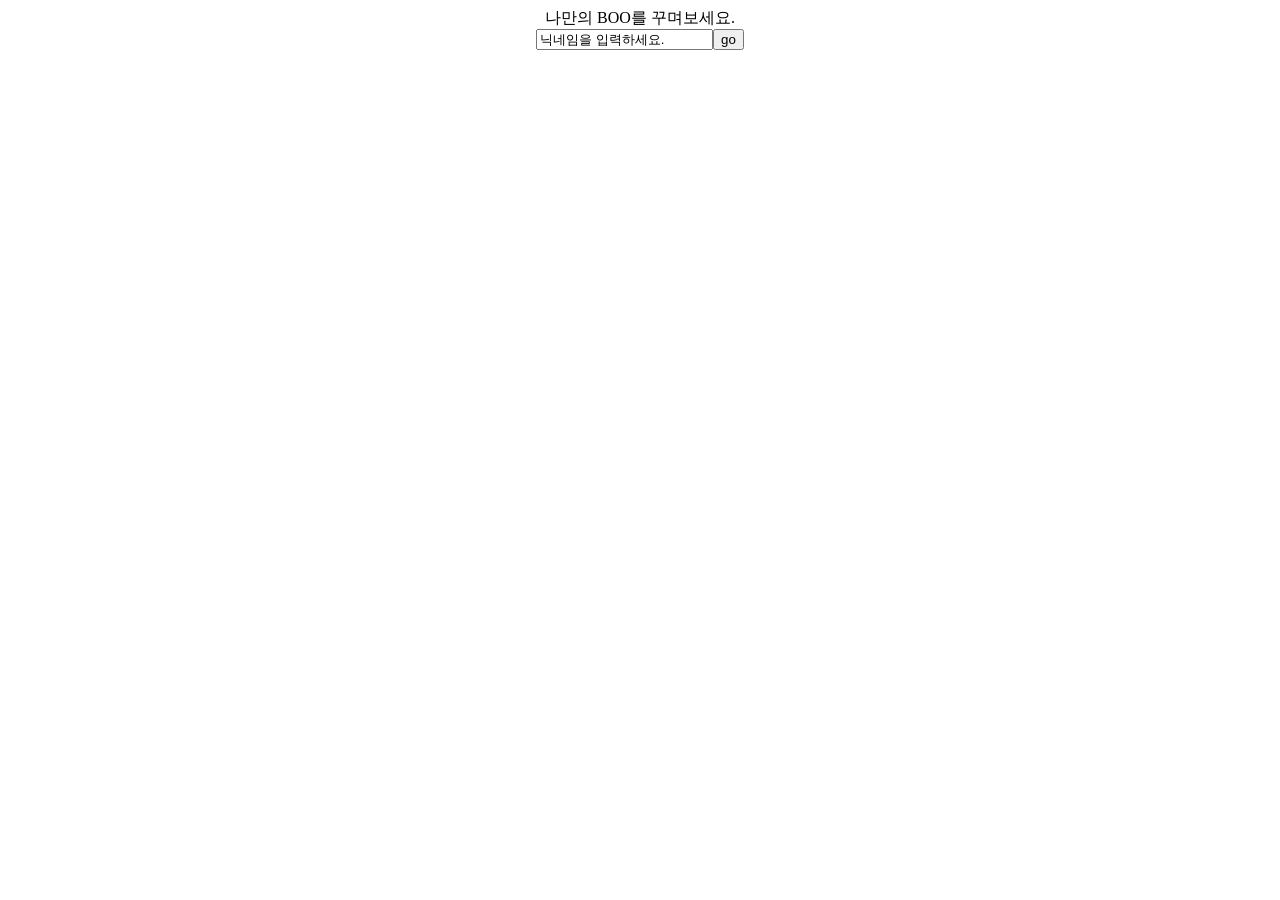
<file: Lee_soo_bin/index.html>
<!DOCTYPE html>
<html>
<head>
  <meta charset="UTF-8">
  <title>
    나만의 BOO 만들기
  </title>
  <link rel="stylesheet" type="text/css" href="style.css">

</head>

<body>
  <div>
    나만의 BOO를 꾸며보세요.
  </div>
  <div>
    <input type="text" value="닉네임을 입력하세요.">
    <a href="./select_boo.html">
      <input type="button" value="go">
    </a>
  </div>
</body>
</html>
</file>
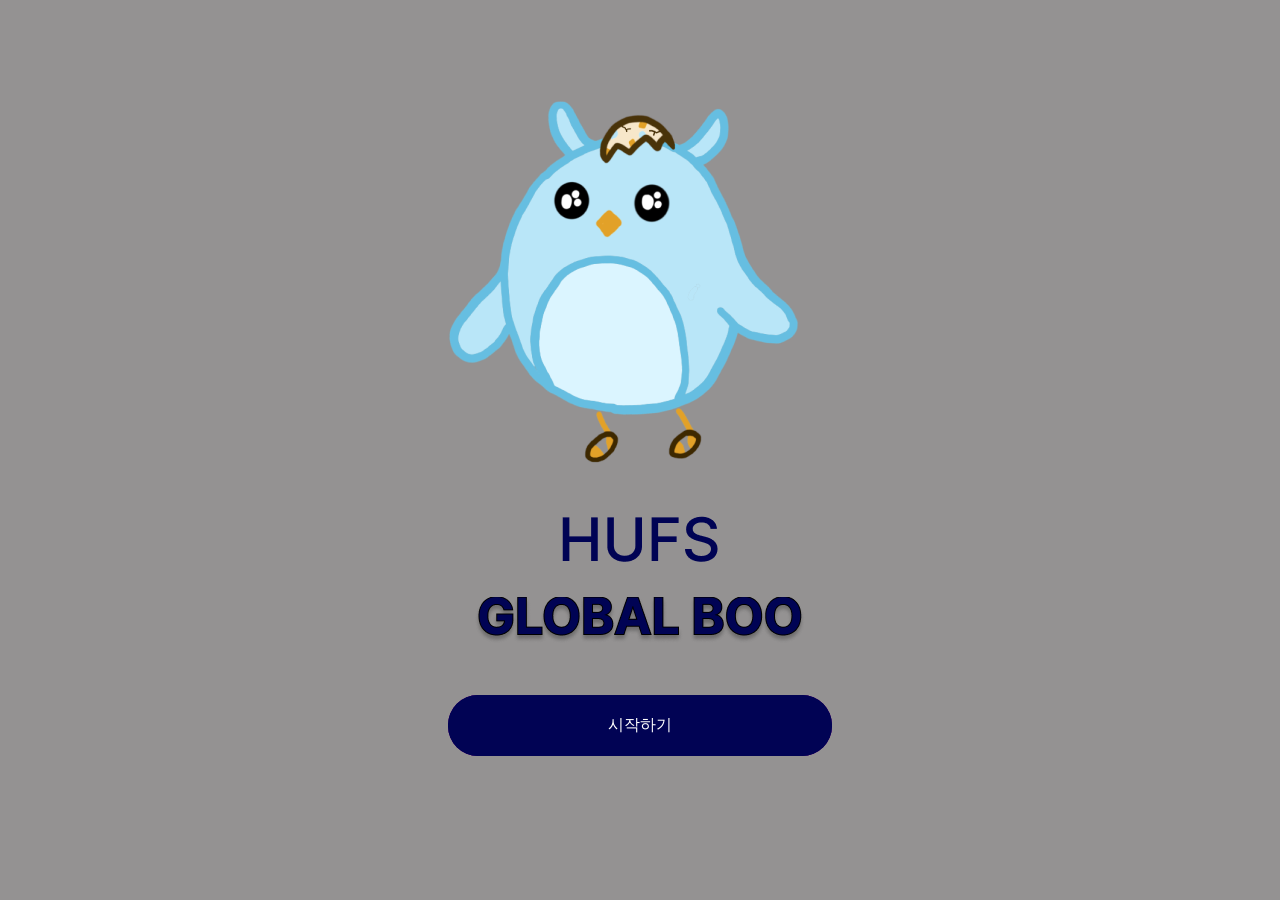
<file: miniproject_frontend/index.html>
<!DOCTYPE html>
<html lang="en">
  <head>
    <meta charset="UTF-8" />
    <meta http-equiv="X-UA-Compatible" content="IE=edge" />
    <meta name="viewport" content="width=device-width, initial-scale=1.0" />
    <link rel="stylesheet" type="text/css" href="./css/nickname.css" />
    <title>Global BOO</title>
  </head>
  <body>
    <div class="main--div">
      <img src="./images/BOO_index.png" alt="BOO" />
    </div>
    <div class="main--div">
      <img src="./images/HUFS.png" alt="나만의 부를 꾸며보세요" />
    </div>
    <div class="main--div index-title">
      <img src="./images/GLOBAL BOO.png" alt="나만의 부를 꾸며보세요" />
    </div>
    <div class="main--div">
      <div class="btn btn-1" onclick="moveURL();">시작하기</div>
    </div>
  </body>
  <script>
    function moveURL() {
      location.href = "./nickname.html";
    }
  </script>
</html>
</file>
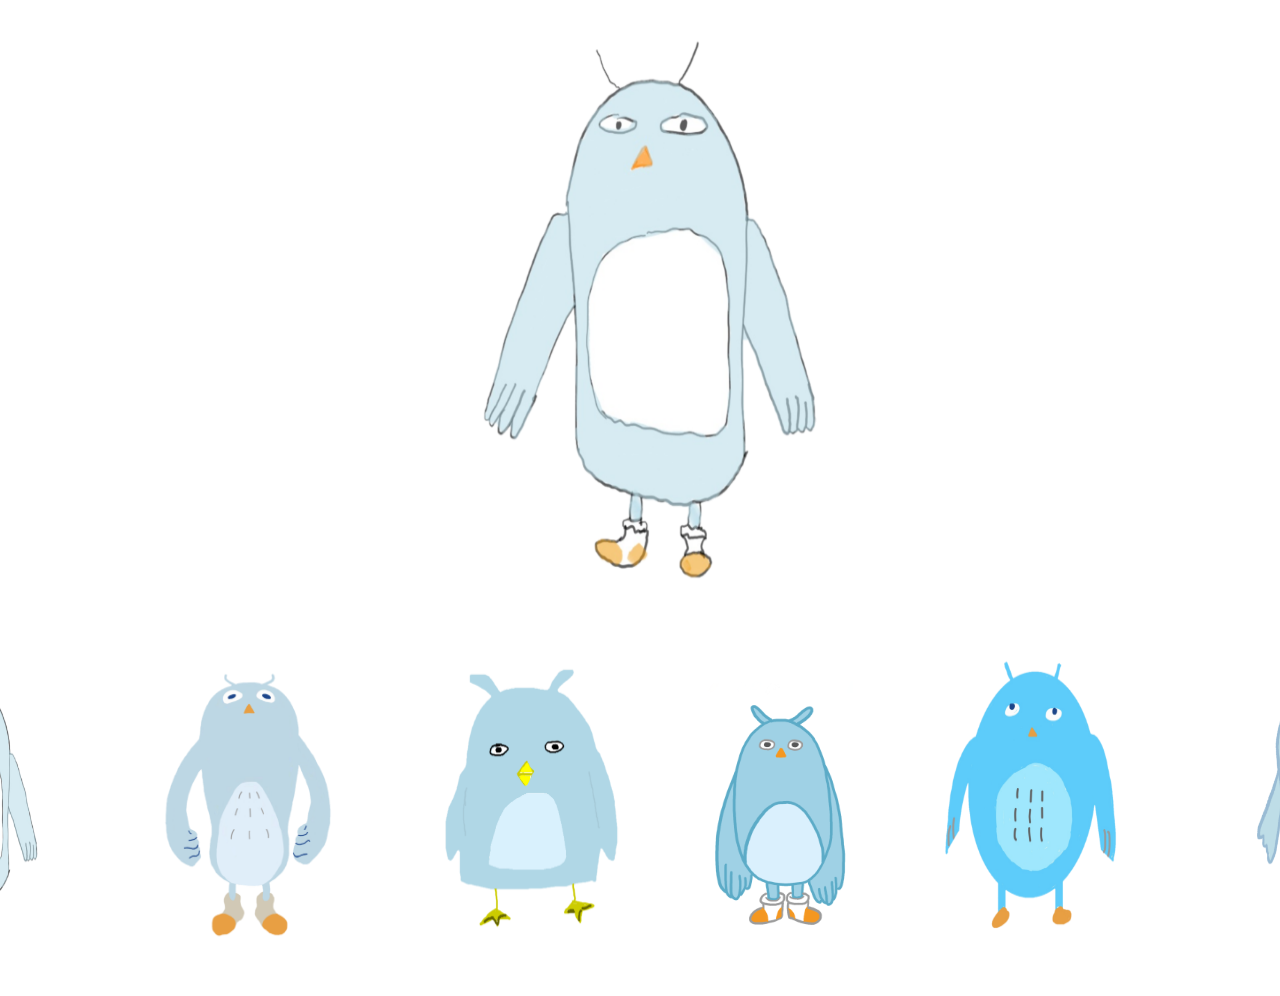
<file: miniproject_frontend/changeImg/index.html>
<!DOCTYPE html>
<html lang="en">
  <head>
    <meta charset="UTF-8" />
    <meta http-equiv="X-UA-Compatible" content="IE=edge" />
    <meta name="viewport" content="width=device-width, initial-scale=1.0" />
    <link rel="stylesheet" href="css/styles.css" />
    <title>BOO</title>
  </head>
  <body>
    <div class="main_div">
      <img
        src="./img/1.png"
        alt="BOO"
        height="600"
        width="500"
        id="main_pic"
      />
    </div>
    <div class="main_div">
      <img class="mini" src="./img/1.png" alt="" />
      <img
        class="mini"
        src="./img/2.png"
        alt=""
      />
      <img class="mini" src="./img/3.png" alt="" />
      <img class="mini" src="./img/4.png" alt="" />
      <img class="mini" src="./img/5.png" alt="" />
      <img class="mini" src="./img/6.png" alt="" />
    </div>
    <script src="scripts.js"></script>
  </body>
</html>
</file>
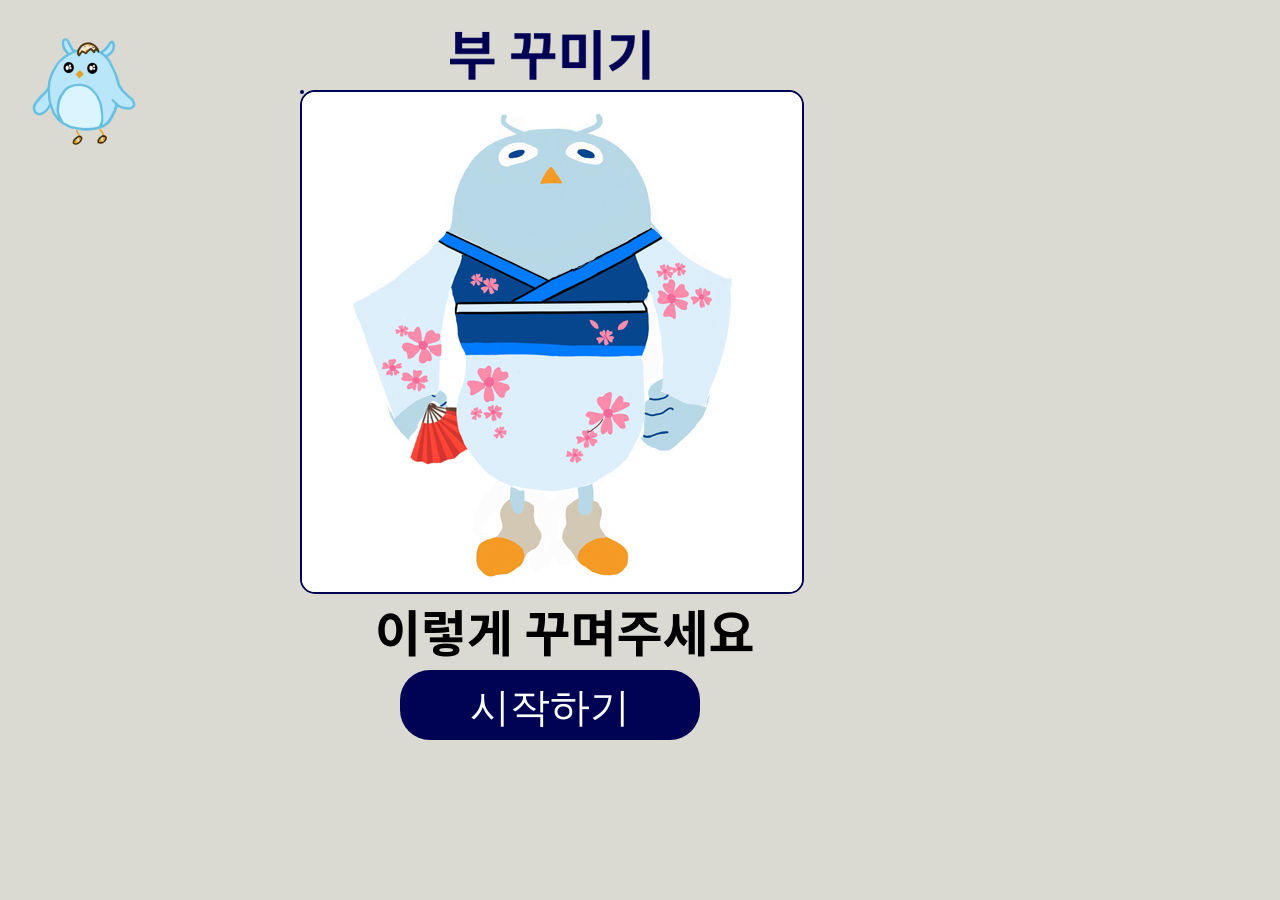
<file: Cho_min_soll/boodecorate.html>
<!DOCTYPE html>
<html>
  <head>
    <meta charset="UTF-8" />
    <title>부 꾸미기</title>
    <link rel="stylesheet" href="https://cdn.jsdelivr.net/npm/bootstrap@4.6.1/dist/css/bootstrap.min.css" integrity="sha384-zCbKRCUGaJDkqS1kPbPd7TveP5iyJE0EjAuZQTgFLD2ylzuqKfdKlfG/eSrtxUkn" crossorigin="anonymous"> 
    <link rel="stylesheet" type="text/css" href="./boodecorate.css"/>
  </head>

  <body onload="showImage()">
    <img id="introImg" border="0">
  <script type="text/javascript">
      var imgArray= new Array();
      imgArray[0]="china.jpg";  
      imgArray[1]="india.jpg"; 
      imgArray[2]="indonesia1.jpg";    
      imgArray[3]="spain.jpg";
      imgArray[4]="japan.jpg";   

  function showImage()
  {
      var imgNum=Math.round(Math.random()*4);
      var objImg=document.getElementById("introImg");
      objImg.src=imgArray[imgNum];
  }
</script>

  <div class="img">
    <img id="img1" src="mainllogp.png">
    <img id="img2" src="decoboo.png">
    <img id="img3" src="decolikethis.png">
  </div>
  <!-- <button onclick = "location.href='index.html'">시작하기</button> -->
  <a href="index.html" class="btn">시작하기</a>
       
 </body>
  <body onload = "showImage()">
    <img id = "introImg" border="0">


  <script>
    function moveURL() {
      location.href = "./slect_boo.html";
    }
  </script>
</html>
</file>
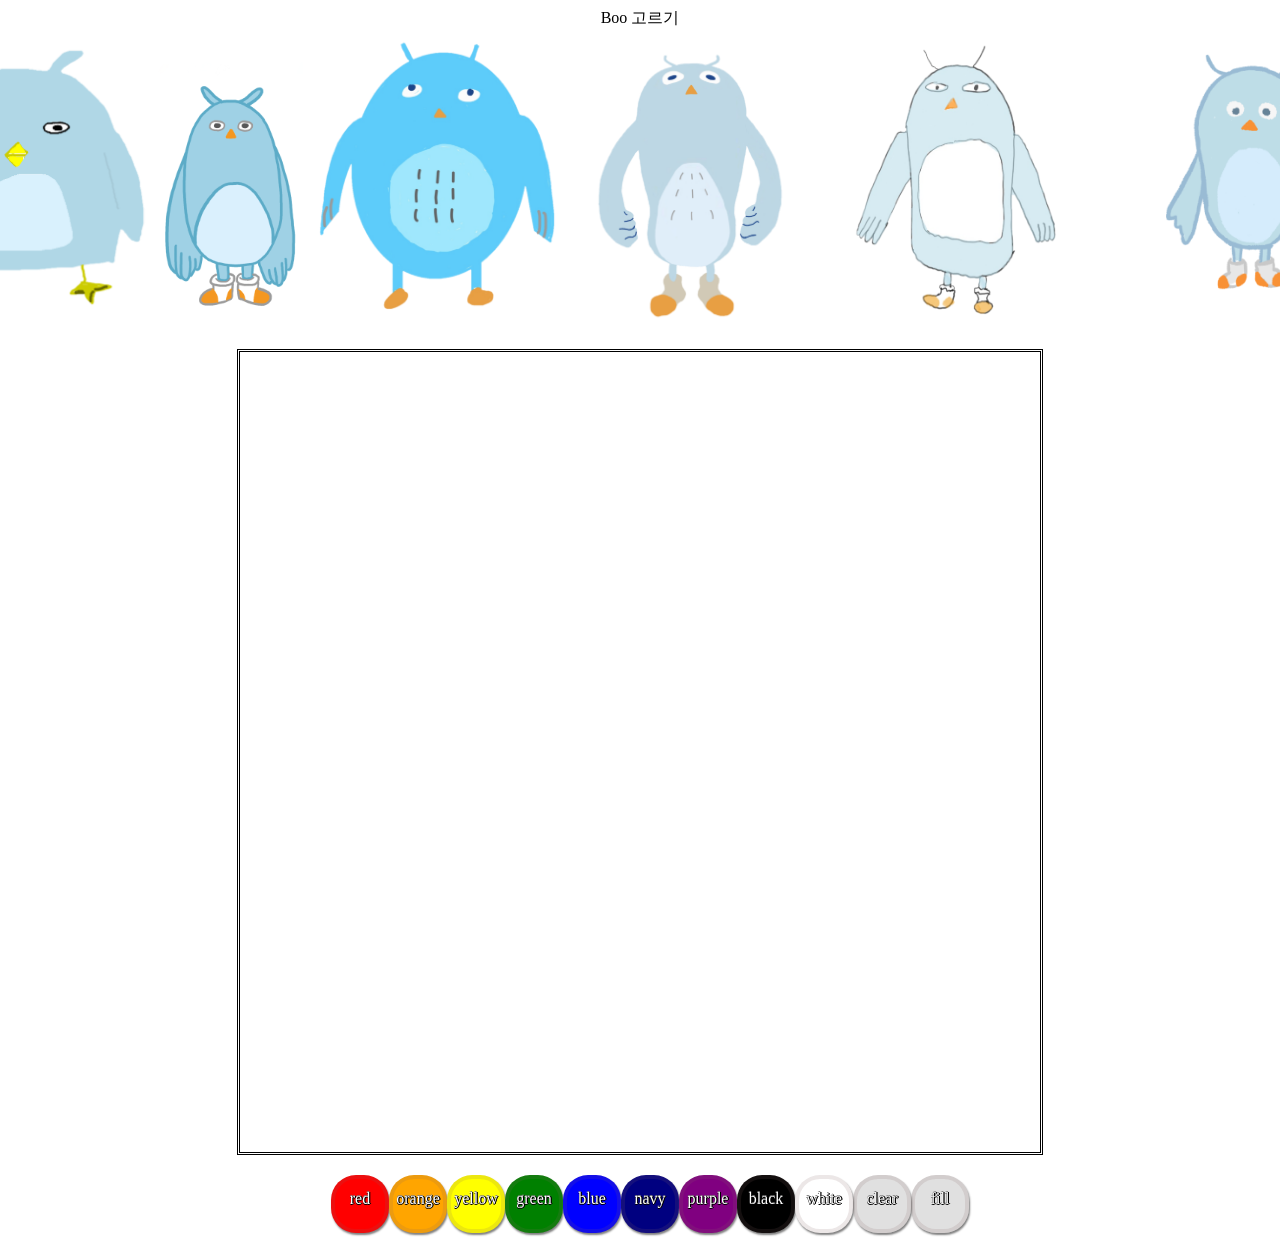
<file: Lee_soo_bin/select_boo.html>
<!DOCTYPE html>
<html>
<head>
  <meta charset="UTF-8">
  <title>
    나만의 BOO 만들기
  </title>
  <link rel="stylesheet" type="text/css" href="style.css">
</head>

<body>
  <div>Boo 고르기</div>
  <div>
    <img class="Boo" src="images/Boo_우진.png">
    <img class="Boo" src="images/Boo_인경.png">
    <img class="Boo" src="images/Boo_희찬.png">
    <img class="Boo" src="images/Boo_민솔.png">
    <img class="Boo" src="images/Boo_동현.png">
    <img class="Boo" src="images/Boo_수빈.png">
  </div>
  <div>
  <canvas id="canvas" class="canvas" width="800" height="800"></canvas>
  </div>
  <div id="palette">
    <span class="red">red</span>
    <span class="orange">orange</span>
    <span class="yellow">yellow</span>
    <span class="green">green</span>
    <span class="blue">blue</span>
    <span class="navy">navy</span>
    <span class="purple">purple</span>
    <span class="black">black</span>
    <span class="white">white</span>
    <span class="clear">clear</span>
    <span class="fill">fill</span>
  </div>

  <script type="text/javascript" src="./canvas.js"></script>
</body>
</html>
</file>
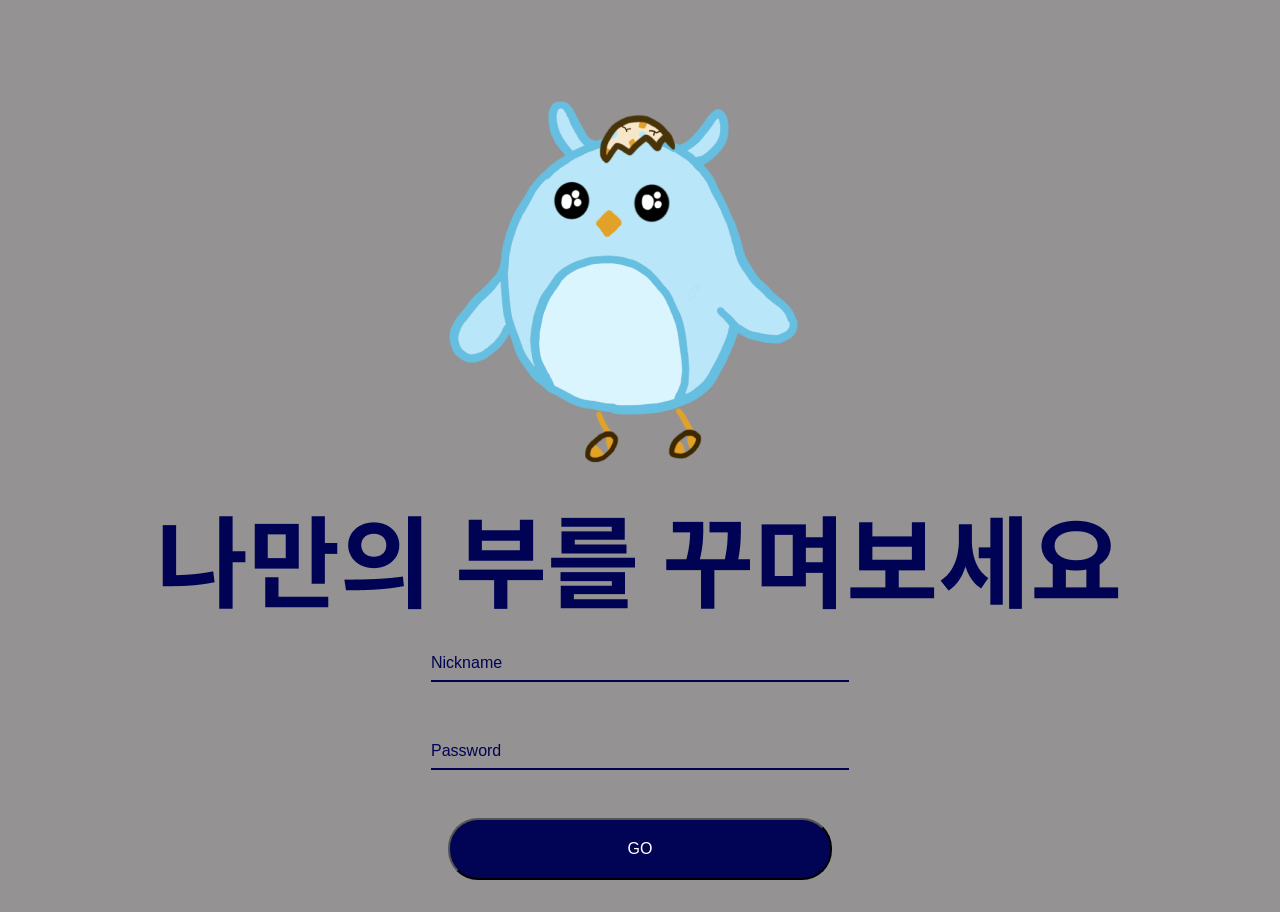
<file: miniproject_frontend/nickname.html>
<!DOCTYPE html>
<html>
  <head>
    <meta charset="UTF-8" />
    <title>나만의 BOO 만들기</title>
    <link rel="stylesheet" type="text/css" href="./css/nickname.css" />
  </head>

  <body>
    <div class="main--div">
      <img src="./images/BOO_index.png" alt="BOO" class="main--div__img" />
    </div>
    <div class="main--div">
      <img
        src="./images/나만의 부를 꾸며보세요.png"
        alt="나만의 부를 꾸며보세요"
      />
    </div>
    <div class="main--div main--form">
      <form name="nickname-form" action="./select_boo.html">
        <div class="wrapper">
          <div class="input-data">
            <input type="text" required />
            <div class="underline"></div>
            <label>Nickname</label>
          </div>
        </div>
        <div class="wrapper">
          <div class="input-data">
            <input type="password" required />
            <div class="underline"></div>
            <label>Password</label>
          </div>
        </div>
        <div class="main--div__input">
          <input
            type="submit"
            value="GO"
            class="btn btn-1"
          />
        </div>
      </form>
    </div>
  </body>
</html>
</file>
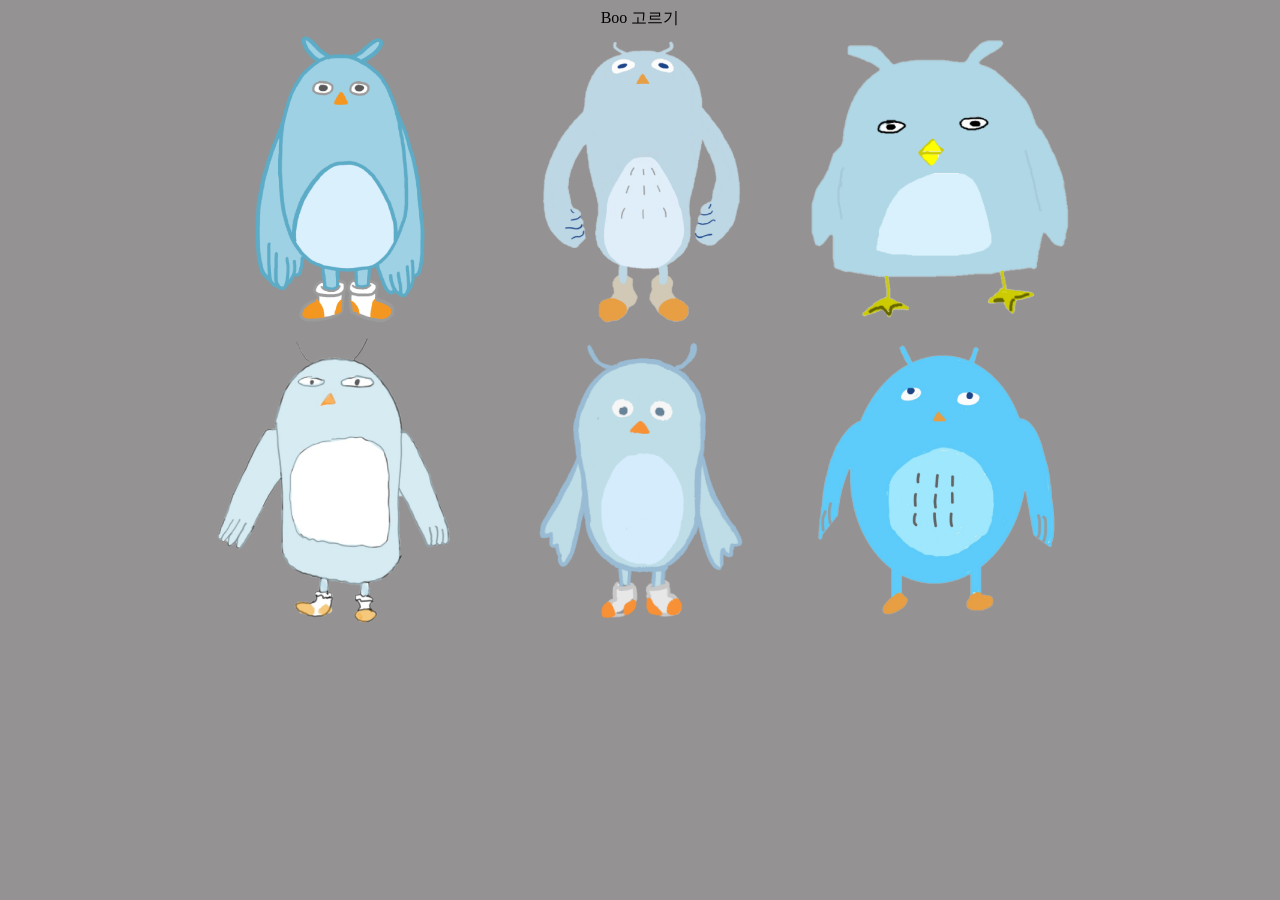
<file: miniproject_frontend/select_boo.html>
<!DOCTYPE html>
<html>
<head>
  <meta charset="UTF-8">
  <title>
    나만의 BOO 만들기
  </title>
  <link rel="stylesheet" type="text/css" href="./css/style.css">
</head>

<body>
  <div>Boo 고르기</div>
  <div>
    <img class="Boo" src="images/Boo_인경.png">
    <img class="Boo" src="images/Boo_민솔.png">
    <img class="Boo" src="images/Boo_우진.png">
    
  </div>
  <div>
    
    <img class="Boo" src="images/Boo_동현.png">
    <img class="Boo" src="images/Boo_수빈.png">
    <img class="Boo" src="images/Boo_희찬.png">
  </div>

  <script type="text/javascript" src="./js/canvas.js"></script>

</body>
</html>
</file>
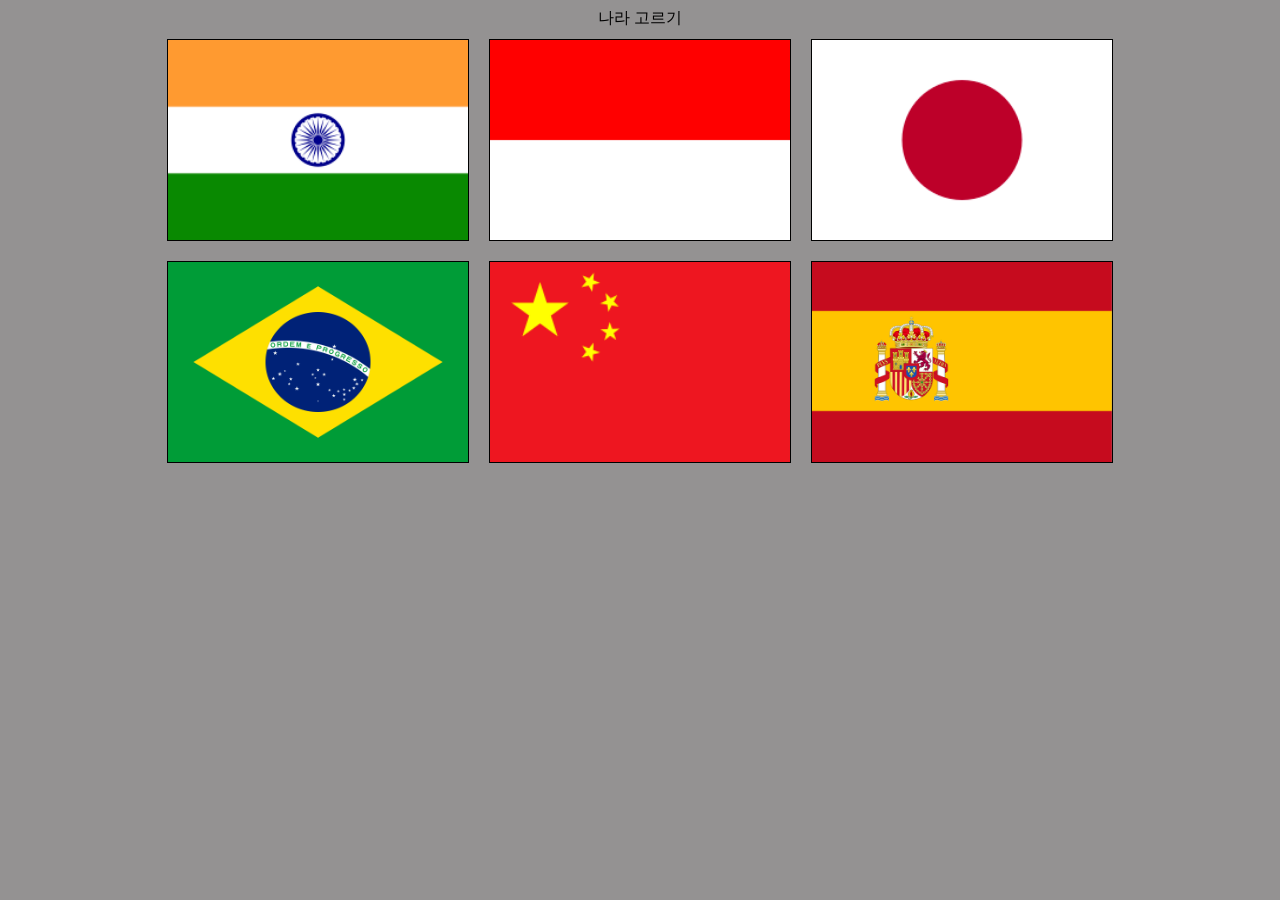
<file: miniproject_frontend/select_country.html>
<!DOCTYPE html>
<html>

<head>
  <meta charset="UTF-8">
  <title>
    나만의 BOO 만들기
  </title>
  <link rel="stylesheet" type="text/css" href="./css/style.css">
</head>

<body>
  <div>나라 고르기</div>
  <div>
    <img class="Country" src="images/india.png">
    <img class="Country" src="images/indonesia.png">
    <img class="Country" src="images/japan.png">

  </div>
  <div>

    <img class="Country" src="images/brazil.png">
    <img class="Country" src="images/china.png">
    <img class="Country" src="images/spain.png">
  </div>

  <script type="text/javascript" src="./float_country.js"></script>
</body>

</html>
</file>
<file: Lee_soo_bin/style.css>
div{
  display: flex;
  align-items: center;
  /* 수직 정렬 */
  flex-direction: row;
  /* default: row */
  justify-content: center;
  /* flex direction에 대해서 정렬방식 선택 */
}

.Boo{
  width: 300px;
  height: 300px;
}
.canvas{
  border: solid 1px;
}
</file>
<file: miniproject_frontend/css/nickname.css>
:root {
  --backgroundColor: rgb(148, 146, 146);
  --mainColor: rgb(1, 3, 84);
}
.main--div {
  display: flex;
  align-items: center;
  /* 수직 정렬 */
  flex-direction: row;
  /* default: row */
  justify-content: center;
  /* flex direction에 대해서 정렬방식 선택 */
}

.index-title {
  margin-bottom: 1.25rem;
  margin-top: 2.1875rem;
}

body {
  background-color: var(--backgroundColor);
}

input {
  background-color: var(--backgroundColor);
}

.main--div__input {
  display: flex;
  justify-content: center;
}
.btn {
  width: 24rem;
  text-decoration: none;
  font-size: 1rem;
  margin: 2rem;
  position: relative;
  padding: 1.25rem 1.875rem;
  text-align: center;
  background-color: var(--mainColor);
}

.btn-1 {
  overflow: hidden;
  color: #fff;
  border-radius: 1.875rem;
  box-shadow: 0 0 0 0 rgba(143, 64, 248, 0.5), 0 0 0 0 rgba(39, 200, 255, 0.5);
  transition: transform 0.3s ease, box-shadow 0.3s ease;
}

.btn-1::after {
  content: "";
  width: 1000px;
  height: 1000px;
  position: absolute;
  top: -40px;
  left: -300px;
  background-color: #ff3cac;
  background-image: linear-gradient(
    225deg,
    #000354 0%,
    #000354 50%,
    #000354 100%
  );
  z-index: -1;
  transition: transform 0.5s ease;
}

.btn-1:hover {
  transform: translate(0, -6px);
  box-shadow: 10px -10px 25px 0 #c0c0c0, -10px 10px 25px 0 #c0c0c0;
}

@import url("https://fonts.googleapis.com/css?family=Poppins:400,500,600,700&display=swap");
* {
  margin: 0;
  padding: 0;
  outline: none;
  box-sizing: border-box;
  font-family: "Poppins", sans-serif;
}

.wrapper {
  width: 28.125rem;
  background: var(--backgroundColor);
  padding: 1rem;
  margin-top: 1rem;
  display: flex;
  flex-direction: row;
}

.wrapper .input-data {
  height: 2.5rem;
  width: 100%;
  position: relative;
}

.wrapper .input-data input {
  height: 100%;
  width: 100%;
  border: none;
  font-size: 16px;
  border-bottom: 2px solid var(--mainColor);
}

.input-data input:focus ~ label,
.input-data input:valid ~ label {
  transform: translateY(-20px);
  font-size: 16px;
  color: var(--mainColor);
}

.wrapper .input-data label {
  position: absolute;
  bottom: 10px;
  left: 0;
  color: var(--mainColor);
  pointer-events: none;
  transition: all 0.3s ease;
}

.input-data .underline {
  position: absolute;
  height: 2px;
  width: 100%;
  bottom: 0;
}

.input-data .underline:before {
  position: absolute;
  content: "";
  height: 100%;
  width: 100%;
  background: var(--mainColor);
  transform: scaleX(0);
  transform-origin: center;
  transition: transform 0.3s ease;
}
.input-data input:focus ~ .underline:before,
.input-data input:valid ~ .underline:before {
  transform: scaleX(1);
}
</file>
<file: miniproject_frontend/changeImg/css/styles.css>
.main_div {
  display: flex;
  justify-content: center;
}

.mini {
  width: 200px;
  height: 300px;
  margin: 40px;
}
</file>
<file: Cho_min_soll/boodecorate.css>
body
{
  background-color: rgb(218, 218, 211);
  display: flex;
}
  

.btn {
        text-align: center;
        position: absolute;
        margin-left: 400px;
        top: 670px; 
        height: 70px;
        width: 300px;
        overflow: hidden;
        background-color: #000354;
        color: #fff;
        font-size: 40px;
        justify-content: center;
        border-radius: 30px;
        box-shadow: 0 0 0 0 #000354, 0 0 0 0 rgba(39, 200, 255, 0.5);
        transition: transform 0.3s ease, box-shadow 0.3s ease;
      }



.btn-1:hover {
    transform: translate(0, -6px);
    box-shadow: 10px -10px 25px 0 #c0c0c0,
    -10px 10px 25px 0 #c0c0c0;
}


#img1 {
  float: left;
  
} 

#introImg {
  position: absolute;
  margin: auto;
  margin-top: 90px;
  margin-left: 300px;
  border: 2px solid #000354; 
  border-radius: 15px;
}

#img2 {
  display: flex;
  width: 200px;
  height: 50px;
  margin: 25px; 
  margin-left: 450px; 
  margin-top: 30px;
  margin-bottom: 10px;
  
}

#img3 {
  
  position: absolute;
  margin: 520px;
  margin-left: 200px;
}
        

    /* color:black;

    background-color: silver;
    text-align: center;
    border: 3px solid black; 
    /* 버튼 테두리 */
    /* border-radius: 8px;
    padding: 10px 50px;  */
    /*padding으로 버튼 크게 (세로 가로) */
</file>
<file: miniproject_frontend/css/style.css>
div{
  display: flex;
  align-items: center;
  /* 수직 정렬 */
  flex-direction: row;
  /* default: row */
  justify-content: center;
  /* flex direction에 대해서 정렬방식 선택 */
}

.Boo{
  width: 300px;
  height: 300px;
}
.Country{
  border: solid 1px;
  width: 300px;
  height: 200px;
  margin: 10px;
}
.canvas{
  border: solid 1px;
}
body{
background-color: rgb(148, 146, 146);

}
</file>
